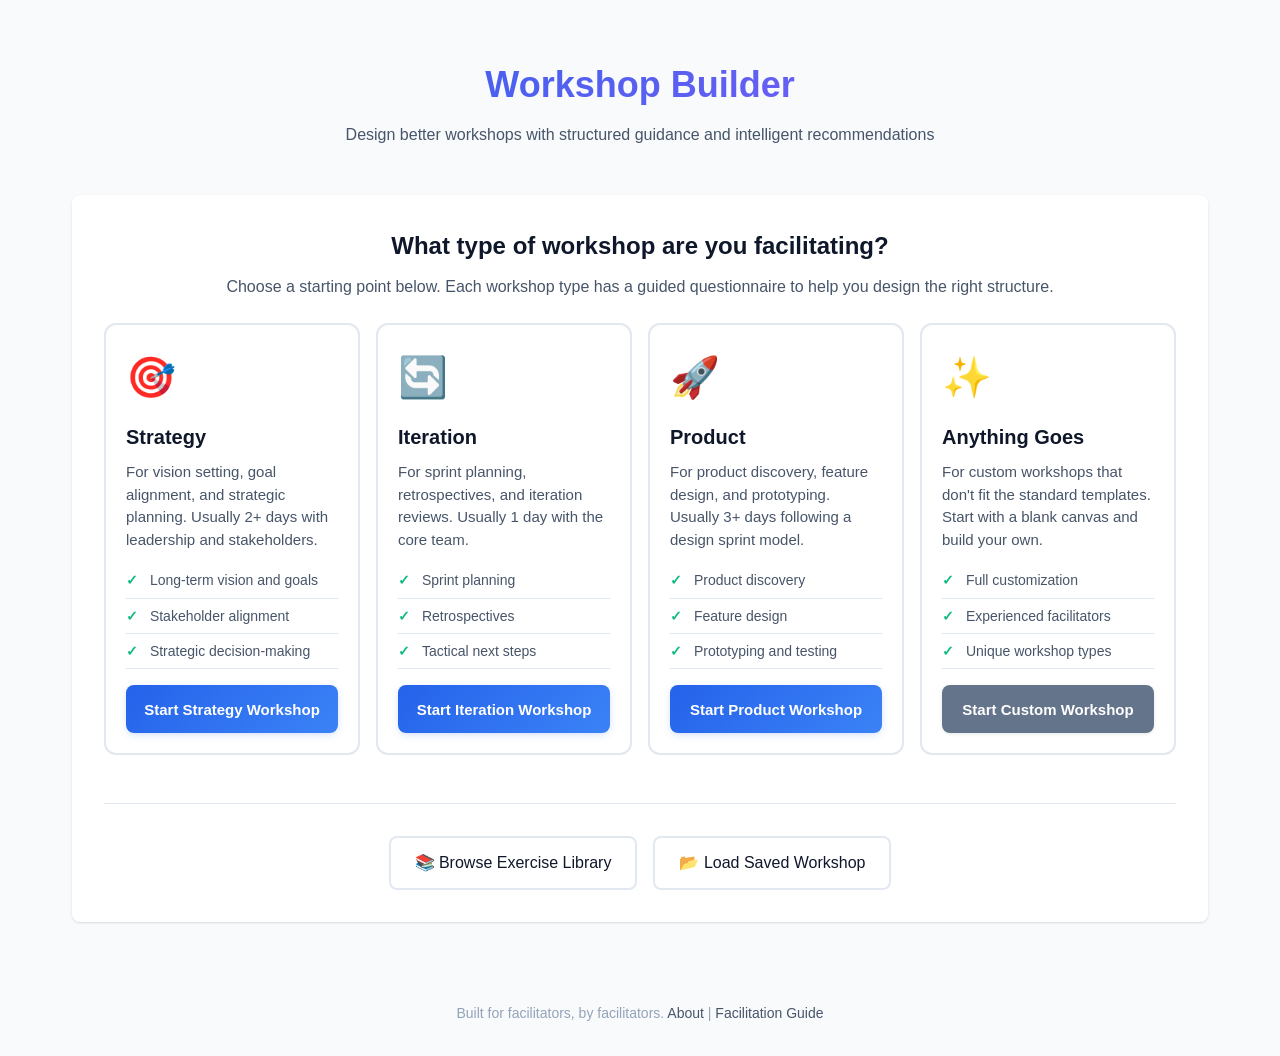
<file: index.html>
<!DOCTYPE html>
<html lang="en">
<head>
    <meta charset="UTF-8">
    <meta name="viewport" content="width=device-width, initial-scale=1.0">
    <title>Workshop Builder</title>
    <link rel="stylesheet" href="css/styles.css">
</head>
<body>
    <div class="container">
        <header>
            <h1>Workshop Builder</h1>
            <p class="subtitle">Design better workshops with structured guidance and intelligent recommendations</p>
        </header>

        <main>
            <section class="intro">
                <h2>What type of workshop are you facilitating?</h2>
                <p>Choose a starting point below. Each workshop type has a guided questionnaire to help you design the right structure.</p>
            </section>

            <div class="workshop-types">
                <div class="workshop-card" data-type="strategy">
                    <div class="card-icon">🎯</div>
                    <h3>Strategy</h3>
                    <p>For vision setting, goal alignment, and strategic planning. Usually 2+ days with leadership and stakeholders.</p>
                    <ul class="card-features">
                        <li>Long-term vision and goals</li>
                        <li>Stakeholder alignment</li>
                        <li>Strategic decision-making</li>
                    </ul>
                    <button class="btn-primary" onclick="startQuestionnaire('strategy')">Start Strategy Workshop</button>
                </div>

                <div class="workshop-card" data-type="iteration">
                    <div class="card-icon">🔄</div>
                    <h3>Iteration</h3>
                    <p>For sprint planning, retrospectives, and iteration reviews. Usually 1 day with the core team.</p>
                    <ul class="card-features">
                        <li>Sprint planning</li>
                        <li>Retrospectives</li>
                        <li>Tactical next steps</li>
                    </ul>
                    <button class="btn-primary" onclick="startQuestionnaire('iteration')">Start Iteration Workshop</button>
                </div>

                <div class="workshop-card" data-type="product">
                    <div class="card-icon">🚀</div>
                    <h3>Product</h3>
                    <p>For product discovery, feature design, and prototyping. Usually 3+ days following a design sprint model.</p>
                    <ul class="card-features">
                        <li>Product discovery</li>
                        <li>Feature design</li>
                        <li>Prototyping and testing</li>
                    </ul>
                    <button class="btn-primary" onclick="startQuestionnaire('product')">Start Product Workshop</button>
                </div>

                <div class="workshop-card" data-type="anything-goes">
                    <div class="card-icon">✨</div>
                    <h3>Anything Goes</h3>
                    <p>For custom workshops that don't fit the standard templates. Start with a blank canvas and build your own.</p>
                    <ul class="card-features">
                        <li>Full customization</li>
                        <li>Experienced facilitators</li>
                        <li>Unique workshop types</li>
                    </ul>
                    <button class="btn-secondary" onclick="startQuestionnaire('anything-goes')">Start Custom Workshop</button>
                </div>
            </div>

            <section class="secondary-actions">
                <div class="action-links">
                    <a href="library.html" class="link-button">📚 Browse Exercise Library</a>
                    <a href="#" class="link-button" onclick="loadWorkshop()">📂 Load Saved Workshop</a>
                </div>
            </section>
        </main>

        <footer>
            <p>Built for facilitators, by facilitators. <a href="#about">About</a> | <a href="#guide">Facilitation Guide</a></p>
        </footer>
    </div>

    <script src="js/storage.js"></script>
    <script src="js/app.js"></script>
</body>
</html>
</file>
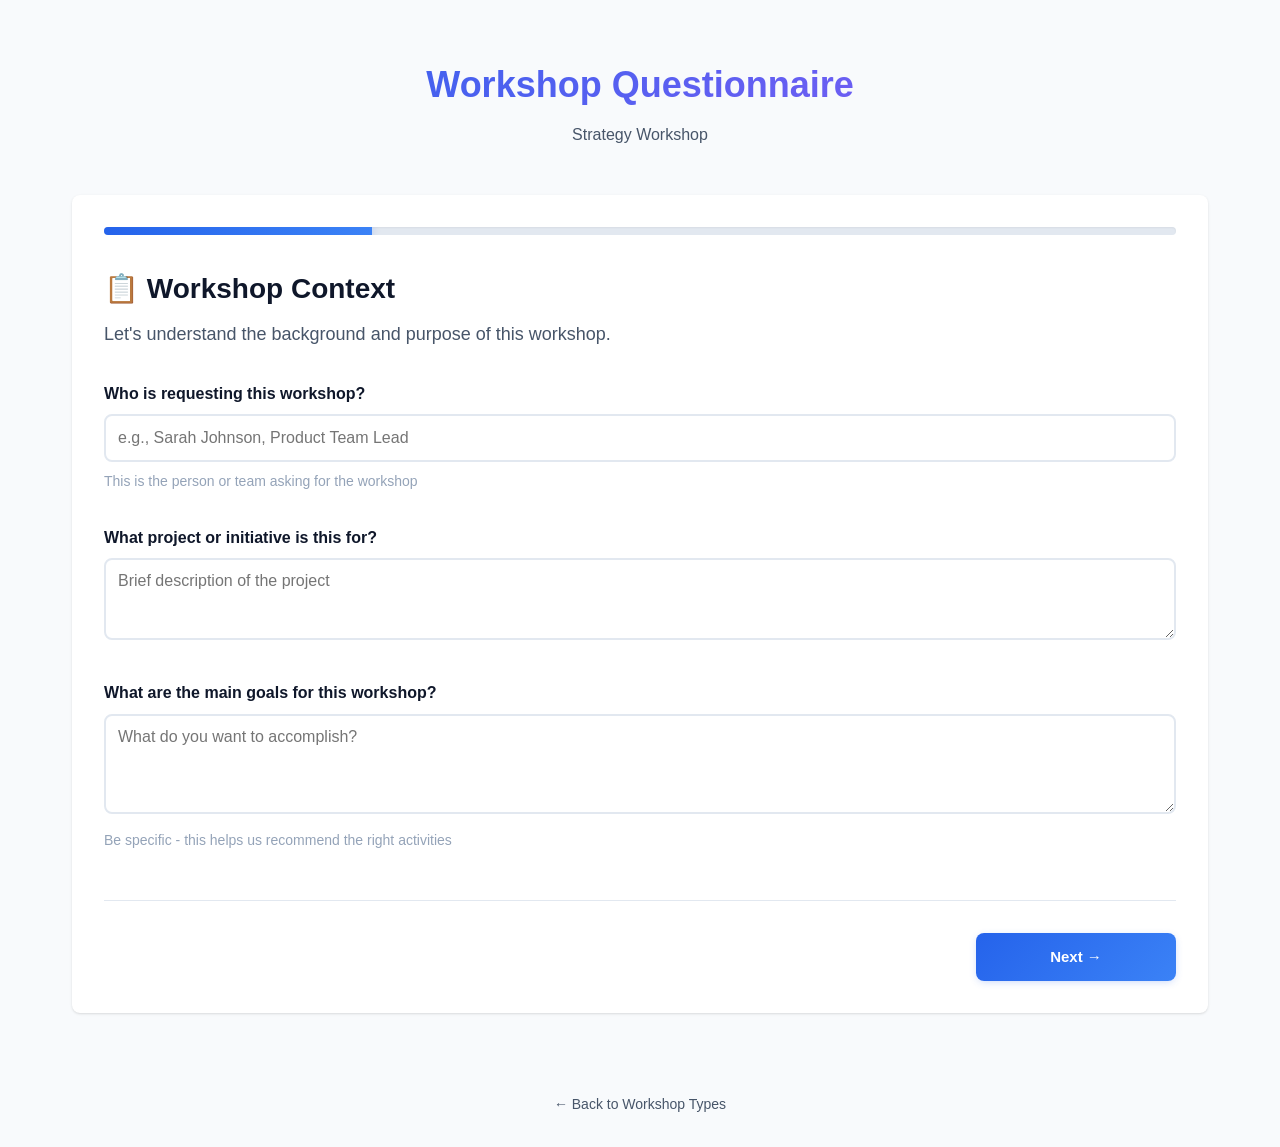
<file: questionnaire.html>
<!DOCTYPE html>
<html lang="en">
<head>
    <meta charset="UTF-8">
    <meta name="viewport" content="width=device-width, initial-scale=1.0">
    <title>Workshop Questionnaire - Workshop Builder</title>
    <link rel="stylesheet" href="css/styles.css">
    <link rel="stylesheet" href="css/questionnaire.css">
</head>
<body>
    <div class="container">
        <header>
            <h1>Workshop Questionnaire</h1>
            <p class="subtitle" id="workshopTypeLabel">Strategy Workshop</p>
        </header>

        <main>
            <div class="progress-bar">
                <div class="progress-fill" id="progressFill"></div>
            </div>

            <form id="questionnaireForm">
                <!-- Section 1: Context -->
                <section class="question-section active" data-section="1">
                    <h2>📋 Workshop Context</h2>
                    <p class="section-description">Let's understand the background and purpose of this workshop.</p>

                    <div class="form-group">
                        <label for="clientName">Who is requesting this workshop?</label>
                        <input type="text" id="clientName" required placeholder="e.g., Sarah Johnson, Product Team Lead">
                        <small>This is the person or team asking for the workshop</small>
                    </div>

                    <div class="form-group">
                        <label for="projectContext">What project or initiative is this for?</label>
                        <textarea id="projectContext" rows="3" required placeholder="Brief description of the project"></textarea>
                    </div>

                    <div class="form-group">
                        <label for="workshopGoals">What are the main goals for this workshop?</label>
                        <textarea id="workshopGoals" rows="4" required placeholder="What do you want to accomplish?"></textarea>
                        <small>Be specific - this helps us recommend the right activities</small>
                    </div>
                </section>

                <!-- Section 2: Team & Timing -->
                <section class="question-section" data-section="2">
                    <h2>👥 Team & Schedule</h2>
                    <p class="section-description">Understanding your team size and available time.</p>

                    <div class="form-group">
                        <label for="participantCount">How many participants? (including facilitator)</label>
                        <input type="number" id="participantCount" min="3" max="30" required value="8">
                        <small>Most workshops work best with 6-12 people</small>
                    </div>

                    <div class="form-group">
                        <label>How much time do you have available?</label>
                        <div class="time-selector">
                            <div class="radio-group">
                                <label class="radio-card">
                                    <input type="radio" name="duration" value="half-day" required>
                                    <span class="radio-content">
                                        <strong>Half Day</strong>
                                        <small>2-3 hours</small>
                                    </span>
                                </label>
                                <label class="radio-card">
                                    <input type="radio" name="duration" value="full-day" checked>
                                    <span class="radio-content">
                                        <strong>Full Day</strong>
                                        <small>4-6 hours</small>
                                    </span>
                                </label>
                                <label class="radio-card">
                                    <input type="radio" name="duration" value="multi-day">
                                    <span class="radio-content">
                                        <strong>Multiple Days</strong>
                                        <small>2+ days</small>
                                    </span>
                                </label>
                            </div>
                        </div>
                    </div>

                    <div class="form-group" id="multiDayDetails" style="display: none;">
                        <label for="numberOfDays">How many days?</label>
                        <input type="number" id="numberOfDays" min="2" max="10" value="2">
                        <small>You can spread these across multiple weeks</small>
                    </div>

                    <div class="form-group">
                        <label for="workshopDate">Target workshop date (optional)</label>
                        <input type="date" id="workshopDate">
                    </div>
                </section>

                <!-- Section 3: Team Readiness -->
                <section class="question-section" data-section="3">
                    <h2>🎯 Team Readiness</h2>
                    <p class="section-description">A few questions to help us recommend the right approach.</p>

                    <div class="form-group">
                        <label>Does the team already have context on this project?</label>
                        <div class="radio-group-simple">
                            <label>
                                <input type="radio" name="hasContext" value="yes" required>
                                Yes - the team has been working on this
                            </label>
                            <label>
                                <input type="radio" name="hasContext" value="no">
                                No - this is new for most people
                            </label>
                            <label>
                                <input type="radio" name="hasContext" value="partial">
                                Partial - some people know, others don't
                            </label>
                        </div>
                    </div>

                    <div class="form-group">
                        <label>Is there a clear decision-maker for this workshop?</label>
                        <div class="radio-group-simple">
                            <label>
                                <input type="radio" name="hasDecider" value="yes" required>
                                Yes - we have identified the Decider
                            </label>
                            <label>
                                <input type="radio" name="hasDecider" value="no">
                                No - needs to be identified
                            </label>
                        </div>
                        <small class="info-box">⚠️ Every workshop needs a Decider - the person with authority to make final decisions</small>
                    </div>

                    <div class="form-group">
                        <label>What specific activities are you interested in? (optional)</label>
                        <div id="activityInterests" class="checkbox-grid">
                            <!-- Will be populated by JS -->
                        </div>
                    </div>
                </section>

                <!-- Section 4: Constraints -->
                <section class="question-section" data-section="4">
                    <h2>⚡ Constraints & Concerns</h2>
                    <p class="section-description">Understanding what might get in the way helps us design better.</p>

                    <div class="form-group">
                        <label for="constraints">Any constraints or concerns?</label>
                        <textarea id="constraints" rows="3" placeholder="e.g., tight timeline, remote participants, stakeholder skepticism"></textarea>
                        <small>Technical limitations, scheduling challenges, team dynamics, etc.</small>
                    </div>

                    <div class="form-group">
                        <label>Should this workshop happen?</label>
                        <div class="warning-box">
                            <p><strong>Consider carefully:</strong></p>
                            <ul>
                                <li>Will this workshop interrupt or disrupt current work?</li>
                                <li>Is the timing right, or should it wait?</li>
                                <li>Could this be solved without a workshop?</li>
                                <li>Is the team ready for this conversation?</li>
                            </ul>
                        </div>
                        <div class="radio-group-simple">
                            <label>
                                <input type="radio" name="shouldHappen" value="yes" required>
                                Yes - this workshop is necessary and timely
                            </label>
                            <label>
                                <input type="radio" name="shouldHappen" value="unsure">
                                Unsure - I have concerns
                            </label>
                            <label>
                                <input type="radio" name="shouldHappen" value="no">
                                No - maybe we should reconsider
                            </label>
                        </div>
                    </div>

                    <div class="form-group" id="concernsDetails" style="display: none;">
                        <label for="concernsText">What are your concerns?</label>
                        <textarea id="concernsText" rows="3" placeholder="Share what's making you unsure"></textarea>
                    </div>
                </section>

                <!-- Navigation -->
                <div class="form-navigation">
                    <button type="button" class="btn-secondary" id="prevBtn" onclick="changeSection(-1)" style="display: none;">← Previous</button>
                    <button type="button" class="btn-primary" id="nextBtn" onclick="changeSection(1)">Next →</button>
                    <button type="submit" class="btn-primary" id="submitBtn" style="display: none;">Get Recommendation →</button>
                </div>
            </form>
        </main>

        <footer>
            <p><a href="index.html">← Back to Workshop Types</a></p>
        </footer>
    </div>

    <script src="js/storage.js"></script>
    <script src="js/questionnaire.js"></script>
</body>
</html>
</file>
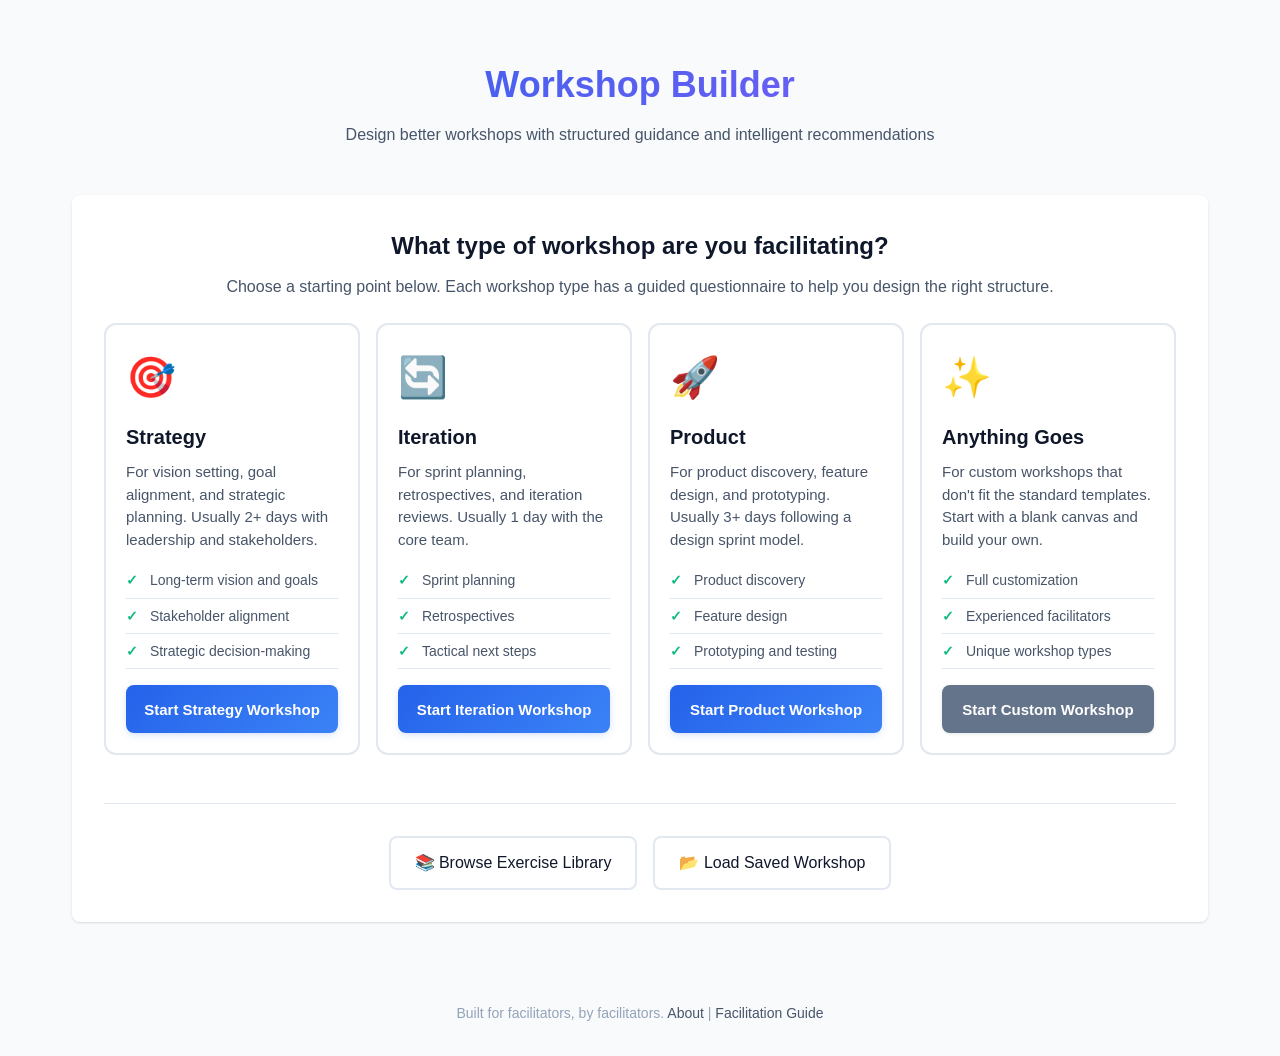
<file: recommendation.html>
<!DOCTYPE html>
<html lang="en">
<head>
    <meta charset="UTF-8">
    <meta name="viewport" content="width=device-width, initial-scale=1.0">
    <title>Workshop Recommendation - Workshop Builder</title>
    <link rel="stylesheet" href="css/styles.css">
    <link rel="stylesheet" href="css/recommendation.css">
</head>
<body>
    <div class="container">
        <header>
            <h1>Your Workshop Recommendation</h1>
            <p class="subtitle">Based on your questionnaire responses</p>
        </header>

        <main>
            <!-- Warnings/Alerts Section -->
            <div id="alertsContainer"></div>

            <!-- Workshop Summary Card -->
            <section class="summary-card">
                <div class="summary-header">
                    <div class="workshop-icon" id="workshopIcon">🎯</div>
                    <div>
                        <h2 id="workshopTitle">Strategy Workshop</h2>
                        <p class="client-name" id="clientName"></p>
                    </div>
                </div>
                <div class="summary-details">
                    <div class="detail-item">
                        <span class="detail-label">Duration</span>
                        <span class="detail-value" id="durationValue">2 days, 8 hours total</span>
                    </div>
                    <div class="detail-item">
                        <span class="detail-label">Participants</span>
                        <span class="detail-value" id="participantsValue">8 people</span>
                    </div>
                    <div class="detail-item">
                        <span class="detail-label">Target Date</span>
                        <span class="detail-value" id="dateValue">TBD</span>
                    </div>
                </div>
            </section>

            <!-- Rationale Section -->
            <section class="rationale-section">
                <h3>📝 Why This Structure</h3>
                <div id="rationaleContent"></div>
            </section>

            <!-- Recommended Timeline -->
            <section class="timeline-section">
                <h3>🗓️ Recommended Timeline</h3>
                <div id="timelineContainer"></div>
            </section>

            <!-- 4C's Coverage -->
            <section class="coverage-section">
                <h3>✓ 4C's Coverage</h3>
                <p class="section-note">Every workshop should cover the 4C's: Collect, Choose, Create, Commit</p>
                <div class="coverage-grid">
                    <div class="coverage-item" data-phase="collect">
                        <div class="phase-icon">📥</div>
                        <h4>Collect</h4>
                        <p id="collectActivities">Loading...</p>
                    </div>
                    <div class="coverage-item" data-phase="choose">
                        <div class="phase-icon">🎯</div>
                        <h4>Choose</h4>
                        <p id="chooseActivities">Loading...</p>
                    </div>
                    <div class="coverage-item" data-phase="create">
                        <div class="phase-icon">✨</div>
                        <h4>Create</h4>
                        <p id="createActivities">Loading...</p>
                    </div>
                    <div class="coverage-item" data-phase="commit">
                        <div class="phase-icon">✅</div>
                        <h4>Commit</h4>
                        <p id="commitActivities">Loading...</p>
                    </div>
                </div>
            </section>

            <!-- Action Buttons -->
            <div class="action-buttons">
                <button class="btn-secondary" onclick="goBack()">
                    ← Adjust Questionnaire
                </button>
                <button class="btn-primary btn-large" onclick="acceptRecommendation()">
                    Build This Workshop →
                </button>
            </div>
        </main>

        <footer>
            <p><a href="index.html">← Start Over</a></p>
        </footer>
    </div>

    <script src="js/storage.js"></script>
    <script src="js/recommendation.js"></script>
</body>
</html>
</file>
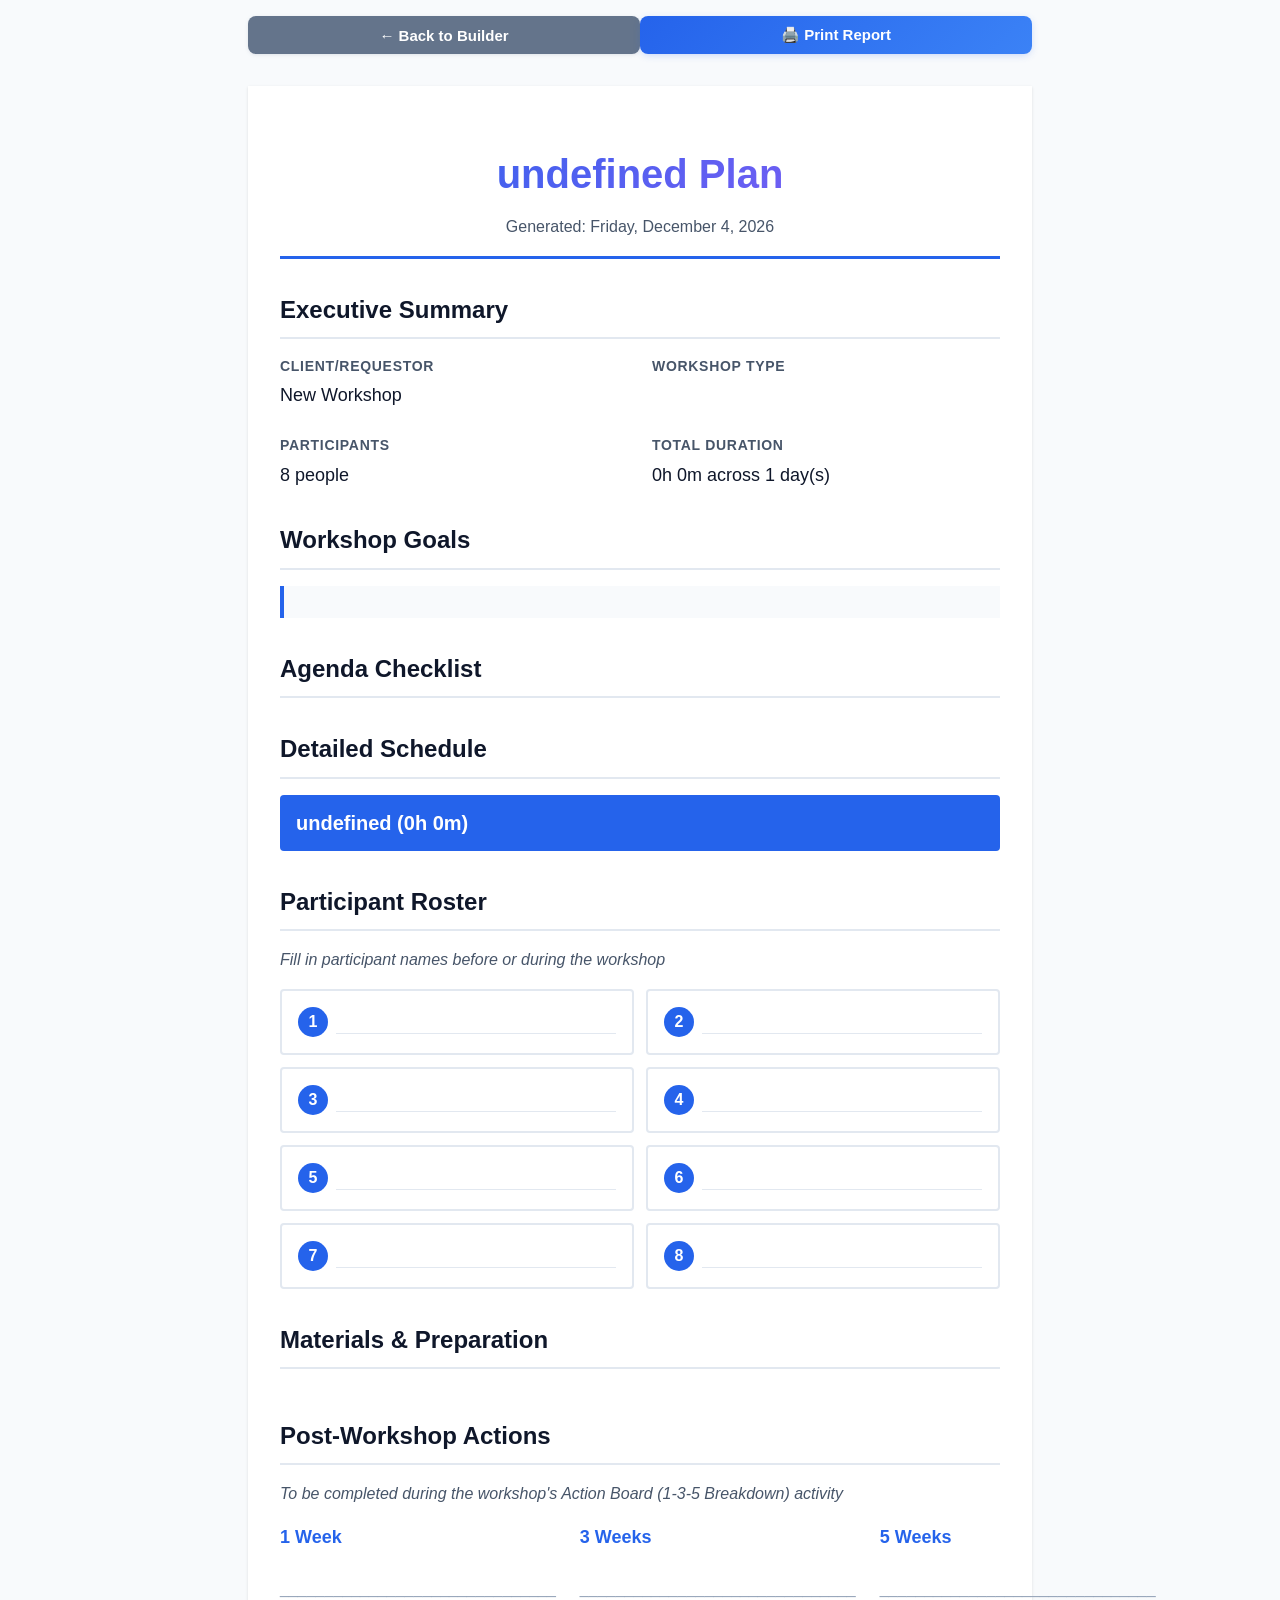
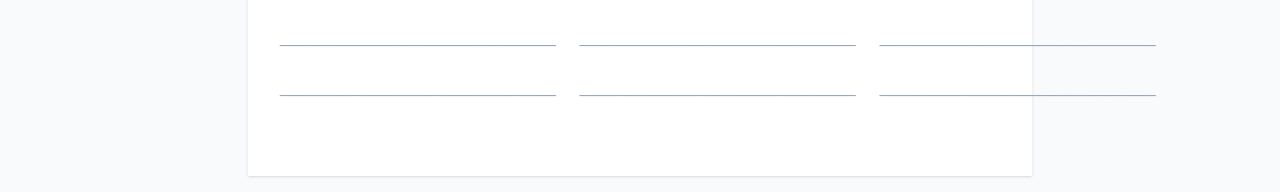
<file: report.html>
<!DOCTYPE html>
<html lang="en">
<head>
    <meta charset="UTF-8">
    <meta name="viewport" content="width=device-width, initial-scale=1.0">
    <title>Workshop Report - Workshop Builder</title>
    <link rel="stylesheet" href="css/styles.css">
    <link rel="stylesheet" href="css/report.css">
</head>
<body>
    <div class="report-container">
        <div class="report-header no-print">
            <button class="btn-secondary" onclick="goBack()">← Back to Builder</button>
            <button class="btn-primary" onclick="window.print()">🖨️ Print Report</button>
        </div>

        <div class="report-content">
            <!-- Header -->
            <header class="report-title">
                <h1 id="reportTitle">Workshop Plan</h1>
                <p class="report-date" id="reportDate"></p>
            </header>

            <!-- Executive Summary -->
            <section class="report-section">
                <h2>Executive Summary</h2>
                <div class="summary-grid">
                    <div class="summary-item">
                        <strong>Client/Requestor</strong>
                        <p id="clientName"></p>
                    </div>
                    <div class="summary-item">
                        <strong>Workshop Type</strong>
                        <p id="workshopType"></p>
                    </div>
                    <div class="summary-item">
                        <strong>Participants</strong>
                        <p id="participantCount"></p>
                    </div>
                    <div class="summary-item">
                        <strong>Total Duration</strong>
                        <p id="totalDuration"></p>
                    </div>
                </div>
            </section>

            <!-- Workshop Goals -->
            <section class="report-section">
                <h2>Workshop Goals</h2>
                <div id="goalsContent"></div>
            </section>

            <!-- Agenda Checklist -->
            <section class="report-section">
                <h2>Agenda Checklist</h2>
                <div id="agendaChecklist"></div>
            </section>

            <!-- Detailed Schedule -->
            <section class="report-section">
                <h2>Detailed Schedule</h2>
                <div id="detailedSchedule"></div>
            </section>

            <!-- Participant Roster -->
            <section class="report-section">
                <h2>Participant Roster</h2>
                <p class="section-note">Fill in participant names before or during the workshop</p>
                <div class="participant-grid" id="participantGrid"></div>
            </section>

            <!-- Materials Needed -->
            <section class="report-section">
                <h2>Materials & Preparation</h2>
                <div id="materialsContent"></div>
            </section>

            <!-- Post-Workshop Notes -->
            <section class="report-section">
                <h2>Post-Workshop Actions</h2>
                <p class="section-note">To be completed during the workshop's Action Board (1-3-5 Breakdown) activity</p>
                <div class="action-grid">
                    <div class="action-column">
                        <h3>1 Week</h3>
                        <ul class="action-list">
                            <li class="empty-action">_______________________________</li>
                            <li class="empty-action">_______________________________</li>
                            <li class="empty-action">_______________________________</li>
                        </ul>
                    </div>
                    <div class="action-column">
                        <h3>3 Weeks</h3>
                        <ul class="action-list">
                            <li class="empty-action">_______________________________</li>
                            <li class="empty-action">_______________________________</li>
                            <li class="empty-action">_______________________________</li>
                        </ul>
                    </div>
                    <div class="action-column">
                        <h3>5 Weeks</h3>
                        <ul class="action-list">
                            <li class="empty-action">_______________________________</li>
                            <li class="empty-action">_______________________________</li>
                            <li class="empty-action">_______________________________</li>
                        </ul>
                    </div>
                </div>
            </section>
        </div>
    </div>

    <script src="js/storage.js"></script>
    <script src="js/report.js"></script>
</body>
</html>
</file>
<file: css/styles.css>
* {
    margin: 0;
    padding: 0;
    box-sizing: border-box;
}

:root {
    --primary: #2563eb;
    --primary-hover: #1d4ed8;
    --primary-light: #3b82f6;
    --secondary: #64748b;
    --secondary-hover: #475569;
    --accent: #8b5cf6;
    --success: #10b981;
    --warning: #f59e0b;
    --danger: #ef4444;
    --bg-light: #f8fafc;
    --bg-white: #ffffff;
    --text-dark: #0f172a;
    --text-medium: #475569;
    --text-light: #94a3b8;
    --border: #e2e8f0;
    --shadow: 0 1px 3px 0 rgb(0 0 0 / 0.1), 0 1px 2px -1px rgb(0 0 0 / 0.1);
    --shadow-md: 0 4px 6px -1px rgb(0 0 0 / 0.1), 0 2px 4px -2px rgb(0 0 0 / 0.1);
    --shadow-lg: 0 10px 15px -3px rgb(0 0 0 / 0.1), 0 4px 6px -4px rgb(0 0 0 / 0.1);
    --shadow-xl: 0 20px 25px -5px rgb(0 0 0 / 0.1), 0 8px 10px -6px rgb(0 0 0 / 0.1);
    --transition-fast: 150ms cubic-bezier(0.4, 0, 0.2, 1);
    --transition-normal: 250ms cubic-bezier(0.4, 0, 0.2, 1);
    --transition-slow: 350ms cubic-bezier(0.4, 0, 0.2, 1);
}

@keyframes slideInUp {
    from {
        opacity: 0;
        transform: translateY(20px);
    }
    to {
        opacity: 1;
        transform: translateY(0);
    }
}

@keyframes scaleIn {
    from {
        opacity: 0;
        transform: scale(0.95);
    }
    to {
        opacity: 1;
        transform: scale(1);
    }
}

body {
    font-family: -apple-system, BlinkMacSystemFont, 'Segoe UI', Roboto, 'Helvetica Neue', Arial, sans-serif;
    line-height: 1.6;
    color: var(--text-dark);
    background-color: var(--bg-light);
}

.container {
    max-width: 1200px;
    margin: 0 auto;
    padding: 2rem;
}

header {
    text-align: center;
    margin-bottom: 2rem;
    padding: 1.5rem 0 1rem 0;
    position: relative;
}

header h1 {
    font-size: 2.25rem;
    margin-bottom: 0.5rem;
    background: linear-gradient(135deg, var(--primary) 0%, var(--accent) 100%);
    -webkit-background-clip: text;
    -webkit-text-fill-color: transparent;
    background-clip: text;
    animation: scaleIn var(--transition-slow) ease-out;
}

.subtitle {
    font-size: 1rem;
    color: var(--text-medium);
    animation: slideInUp var(--transition-slow) ease-out 100ms backwards;
}

main {
    background-color: var(--bg-white);
    padding: 2rem;
    border-radius: 0.5rem;
    box-shadow: var(--shadow);
}

.intro {
    text-align: center;
    margin-bottom: 1.5rem;
}

.intro h2 {
    font-size: 1.5rem;
    margin-bottom: 0.5rem;
}

.intro p {
    color: var(--text-medium);
    font-size: 1rem;
}

.workshop-types {
    display: grid;
    grid-template-columns: repeat(auto-fit, minmax(240px, 1fr));
    gap: 1rem;
    margin: 1.5rem 0;
}

.workshop-card {
    background: var(--bg-white);
    border: 2px solid var(--border);
    border-radius: 0.75rem;
    padding: 1.25rem;
    transition: all var(--transition-normal);
    display: flex;
    flex-direction: column;
    position: relative;
    overflow: hidden;
    animation: slideInUp var(--transition-slow) ease-out backwards;
}

.workshop-card::before {
    content: '';
    position: absolute;
    top: 0;
    left: 0;
    right: 0;
    height: 3px;
    background: linear-gradient(90deg, var(--primary), var(--accent));
    transform: scaleX(0);
    transform-origin: left;
    transition: transform var(--transition-normal);
}

.workshop-card:hover {
    border-color: var(--primary-light);
    box-shadow: var(--shadow-lg);
    transform: translateY(-2px);
}

.workshop-card:hover::before {
    transform: scaleX(1);
}

.workshop-card:nth-child(1) {
    animation-delay: 0ms;
}

.workshop-card:nth-child(2) {
    animation-delay: 75ms;
}

.workshop-card:nth-child(3) {
    animation-delay: 150ms;
}

.workshop-card:nth-child(4) {
    animation-delay: 225ms;
}

.card-icon {
    font-size: 2.5rem;
    margin-bottom: 0.75rem;
    display: inline-block;
    transition: transform var(--transition-normal);
}

.workshop-card:hover .card-icon {
    transform: scale(1.05);
}

.workshop-card h3 {
    font-size: 1.25rem;
    margin-bottom: 0.5rem;
    color: var(--text-dark);
}

.workshop-card > p {
    color: var(--text-medium);
    margin-bottom: 0.75rem;
    flex-grow: 1;
    font-size: 0.9375rem;
    line-height: 1.5;
}

.card-features {
    list-style: none;
    margin-bottom: 1rem;
}

.card-features li {
    padding: 0.375rem 0;
    color: var(--text-medium);
    border-bottom: 1px solid var(--border);
    font-size: 0.875rem;
}

.card-features li:before {
    content: "✓ ";
    color: var(--success);
    font-weight: bold;
    margin-right: 0.5rem;
}

.btn-primary,
.btn-secondary {
    width: 100%;
    padding: 0.625rem 1rem;
    border: none;
    border-radius: 0.5rem;
    font-size: 0.9375rem;
    font-weight: 600;
    cursor: pointer;
    transition: all var(--transition-fast);
    position: relative;
    overflow: hidden;
    min-height: 48px;
    display: flex;
    align-items: center;
    justify-content: center;
}

.btn-primary {
    background: linear-gradient(135deg, var(--primary) 0%, var(--primary-light) 100%);
    color: white;
    box-shadow: 0 2px 8px -2px rgb(37 99 235 / 0.3);
}

.btn-primary:hover {
    background: linear-gradient(135deg, var(--primary-hover) 0%, var(--primary) 100%);
    box-shadow: 0 2px 8px -1px rgb(37 99 235 / 0.35);
    transform: translateY(-1px);
}

.btn-primary:active {
    transform: translateY(0);
    box-shadow: 0 1px 4px -1px rgb(37 99 235 / 0.3);
}

.btn-secondary {
    background-color: var(--secondary);
    color: white;
    box-shadow: 0 1px 4px -1px rgb(100 116 139 / 0.25);
}

.btn-secondary:hover {
    background-color: var(--secondary-hover);
    box-shadow: 0 2px 8px -1px rgb(100 116 139 / 0.35);
    transform: translateY(-1px);
}

.btn-secondary:active {
    transform: translateY(0);
    box-shadow: 0 1px 4px -1px rgb(100 116 139 / 0.25);
}

.secondary-actions {
    margin-top: 3rem;
    padding-top: 2rem;
    border-top: 1px solid var(--border);
}

.action-links {
    display: flex;
    gap: 1rem;
    justify-content: center;
    flex-wrap: wrap;
}

.link-button {
    display: inline-block;
    padding: 0.75rem 1.5rem;
    background-color: var(--bg-white);
    color: var(--text-dark);
    text-decoration: none;
    border-radius: 0.5rem;
    border: 2px solid var(--border);
    transition: all var(--transition-normal);
    font-weight: 500;
    position: relative;
    overflow: hidden;
}

.link-button::before {
    content: '';
    position: absolute;
    top: 0;
    left: -100%;
    width: 100%;
    height: 100%;
    background: linear-gradient(90deg, transparent, rgba(37, 99, 235, 0.1), transparent);
    transition: left var(--transition-slow);
}

.link-button:hover {
    background-color: var(--bg-white);
    border-color: var(--primary);
    color: var(--primary);
    box-shadow: var(--shadow-md);
    transform: translateY(-2px);
}

.link-button:hover::before {
    left: 100%;
}

.link-button:active {
    transform: translateY(0) scale(0.98);
}

footer {
    text-align: center;
    margin-top: 3rem;
    padding-top: 2rem;
    color: var(--text-light);
    font-size: 0.875rem;
}

footer a {
    color: var(--text-medium);
    text-decoration: none;
}

footer a:hover {
    color: var(--primary);
    text-decoration: underline;
}
</file>
<file: css/questionnaire.css>
/* Questionnaire-specific styles */

.progress-bar {
    width: 100%;
    height: 8px;
    background-color: var(--border);
    border-radius: 4px;
    overflow: hidden;
    margin-bottom: 2rem;
    box-shadow: inset 0 1px 2px rgb(0 0 0 / 0.05);
}

.progress-fill {
    height: 100%;
    background: linear-gradient(90deg, var(--primary) 0%, var(--primary-light) 100%);
    transition: width var(--transition-slow);
    width: 25%;
    box-shadow: 0 0 8px rgb(37 99 235 / 0.3);
}

.question-section {
    display: none;
    animation: fadeIn 0.3s ease;
}

.question-section.active {
    display: block;
}

@keyframes fadeIn {
    from {
        opacity: 0;
        transform: translateY(10px);
    }
    to {
        opacity: 1;
        transform: translateY(0);
    }
}

.question-section h2 {
    font-size: 1.75rem;
    margin-bottom: 0.5rem;
    color: var(--text-dark);
}

.section-description {
    color: var(--text-medium);
    margin-bottom: 2rem;
    font-size: 1.125rem;
}

.form-group {
    margin-bottom: 2rem;
}

.form-group label {
    display: block;
    font-weight: 600;
    margin-bottom: 0.5rem;
    color: var(--text-dark);
}

.form-group input[type="text"],
.form-group input[type="number"],
.form-group input[type="date"],
.form-group textarea {
    width: 100%;
    padding: 0.75rem;
    border: 2px solid var(--border);
    border-radius: 0.5rem;
    font-size: 1rem;
    font-family: inherit;
    transition: all var(--transition-normal);
    min-height: 48px;
}

.form-group input:focus,
.form-group textarea:focus {
    outline: none;
    border-color: var(--primary);
    box-shadow: 0 0 0 3px rgb(37 99 235 / 0.1);
    transform: translateY(-1px);
}

.form-group small {
    display: block;
    margin-top: 0.5rem;
    color: var(--text-light);
    font-size: 0.875rem;
}

.radio-group {
    display: grid;
    grid-template-columns: repeat(auto-fit, minmax(150px, 1fr));
    gap: 1rem;
    margin-top: 0.5rem;
}

.radio-card {
    position: relative;
    display: block;
    cursor: pointer;
}

.radio-card input[type="radio"] {
    position: absolute;
    opacity: 0;
}

.radio-content {
    display: flex;
    flex-direction: column;
    align-items: center;
    padding: 1.5rem 1rem;
    border: 2px solid var(--border);
    border-radius: 0.5rem;
    background-color: var(--bg-white);
    transition: all var(--transition-normal);
    text-align: center;
}

.radio-card input[type="radio"]:checked + .radio-content {
    border-color: var(--primary);
    background: linear-gradient(135deg, #eff6ff 0%, #dbeafe 100%);
    box-shadow: 0 0 0 3px rgb(37 99 235 / 0.1);
}

.radio-card:hover .radio-content {
    border-color: var(--primary-light);
    transform: translateY(-2px);
    box-shadow: var(--shadow-md);
}

.radio-content strong {
    display: block;
    margin-bottom: 0.25rem;
    color: var(--text-dark);
}

.radio-content small {
    color: var(--text-medium);
    font-size: 0.875rem;
}

.radio-group-simple {
    display: flex;
    flex-direction: column;
    gap: 0.75rem;
    margin-top: 0.5rem;
}

.radio-group-simple label {
    display: flex;
    align-items: center;
    padding: 0.75rem;
    border: 2px solid var(--border);
    border-radius: 0.5rem;
    cursor: pointer;
    transition: all var(--transition-normal);
    font-weight: normal;
    min-height: 48px;
}

.radio-group-simple label:hover {
    border-color: var(--primary-light);
    background-color: #f8fafc;
    transform: translateX(2px);
}

.radio-group-simple input[type="radio"]:checked + span {
    font-weight: 600;
}

.radio-group-simple input[type="radio"]:checked ~ * {
    color: var(--primary);
}

.radio-group-simple label:has(input:checked) {
    border-color: var(--primary);
    background: linear-gradient(135deg, #eff6ff 0%, #dbeafe 100%);
    box-shadow: 0 0 0 3px rgb(37 99 235 / 0.1);
}

.radio-group-simple input[type="radio"] {
    margin-right: 0.75rem;
    width: 18px;
    height: 18px;
    cursor: pointer;
}

.checkbox-grid {
    display: grid;
    grid-template-columns: repeat(auto-fit, minmax(200px, 1fr));
    gap: 0.75rem;
    margin-top: 0.5rem;
}

.checkbox-grid label {
    display: flex;
    align-items: center;
    padding: 0.75rem;
    border: 2px solid var(--border);
    border-radius: 0.375rem;
    cursor: pointer;
    transition: all 0.2s ease;
    font-weight: normal;
}

.checkbox-grid label:hover {
    border-color: var(--primary);
}

.checkbox-grid input[type="checkbox"] {
    margin-right: 0.75rem;
    width: 18px;
    height: 18px;
    cursor: pointer;
}

.checkbox-grid input[type="checkbox"]:checked + span {
    font-weight: 600;
}

.info-box {
    display: block;
    padding: 0.75rem;
    background-color: #eff6ff;
    border-left: 4px solid var(--primary);
    border-radius: 0.375rem;
    margin-top: 0.75rem;
    color: var(--text-dark);
}

.warning-box {
    padding: 1rem;
    background-color: #fffbeb;
    border-left: 4px solid var(--warning);
    border-radius: 0.375rem;
    margin-bottom: 1rem;
}

.warning-box p {
    margin-bottom: 0.5rem;
    font-weight: 600;
}

.warning-box ul {
    margin-left: 1.5rem;
    color: var(--text-medium);
}

.warning-box li {
    margin-bottom: 0.25rem;
}

.form-navigation {
    display: flex;
    justify-content: space-between;
    gap: 1rem;
    margin-top: 3rem;
    padding-top: 2rem;
    border-top: 1px solid var(--border);
}

.form-navigation button {
    flex: 1;
    max-width: 200px;
    min-height: 48px;
}

.form-navigation .btn-secondary {
    margin-right: auto;
}

.form-navigation .btn-primary {
    margin-left: auto;
}
</file>
<file: css/recommendation.css>
/* Recommendation page styles */

.summary-card {
    background: linear-gradient(135deg, #667eea 0%, #764ba2 100%);
    color: white;
    padding: 2rem;
    border-radius: 0.75rem;
    margin-bottom: 2rem;
    box-shadow: var(--shadow-xl);
    animation: slideInUp var(--transition-slow) ease-out;
}

.summary-header {
    display: flex;
    align-items: center;
    gap: 1.5rem;
    margin-bottom: 1.5rem;
}

.workshop-icon {
    font-size: 4rem;
    background: rgba(255, 255, 255, 0.2);
    border-radius: 0.5rem;
    padding: 1rem;
    width: 80px;
    height: 80px;
    display: flex;
    align-items: center;
    justify-content: center;
}

.summary-header h2 {
    margin: 0;
    font-size: 2rem;
}

.client-name {
    margin: 0.25rem 0 0 0;
    opacity: 0.9;
    font-size: 1.125rem;
}

.summary-details {
    display: grid;
    grid-template-columns: repeat(auto-fit, minmax(200px, 1fr));
    gap: 1.5rem;
    padding-top: 1.5rem;
    border-top: 1px solid rgba(255, 255, 255, 0.3);
}

.detail-item {
    display: flex;
    flex-direction: column;
    gap: 0.25rem;
}

.detail-label {
    font-size: 0.875rem;
    opacity: 0.8;
    text-transform: uppercase;
    letter-spacing: 0.05em;
}

.detail-value {
    font-size: 1.25rem;
    font-weight: 600;
}

#alertsContainer {
    margin-bottom: 2rem;
}

.alert {
    padding: 1rem;
    border-radius: 0.375rem;
    margin-bottom: 1rem;
    border-left: 4px solid;
}

.alert-warning {
    background-color: #fffbeb;
    border-color: var(--warning);
    color: #92400e;
}

.alert-info {
    background-color: #eff6ff;
    border-color: var(--primary);
    color: #1e40af;
}

.alert-danger {
    background-color: #fef2f2;
    border-color: var(--danger);
    color: #991b1b;
}

.alert h4 {
    margin: 0 0 0.5rem 0;
    font-size: 1rem;
}

.alert p {
    margin: 0;
}

.rationale-section,
.timeline-section,
.coverage-section {
    margin-bottom: 2rem;
    padding: 1.5rem;
    background-color: var(--bg-light);
    border-radius: 0.75rem;
    border: 1px solid var(--border);
    animation: slideInUp var(--transition-slow) ease-out backwards;
}

.rationale-section {
    animation-delay: 100ms;
}

.timeline-section {
    animation-delay: 200ms;
}

.coverage-section {
    animation-delay: 300ms;
}

.rationale-section h3,
.timeline-section h3,
.coverage-section h3 {
    margin-bottom: 1rem;
    color: var(--text-dark);
}

.section-note {
    color: var(--text-medium);
    margin-bottom: 1.5rem;
    font-style: italic;
}

#rationaleContent p {
    margin-bottom: 1rem;
    line-height: 1.7;
}

.timeline-day {
    background-color: var(--bg-white);
    border: 2px solid var(--border);
    border-radius: 0.75rem;
    padding: 1.5rem;
    margin-bottom: 1rem;
    transition: all var(--transition-normal);
}

.timeline-day:hover {
    border-color: var(--primary-light);
    box-shadow: var(--shadow-md);
    transform: translateX(4px);
}

.day-header {
    display: flex;
    justify-content: space-between;
    align-items: center;
    margin-bottom: 1rem;
    padding-bottom: 1rem;
    border-bottom: 2px solid var(--border);
}

.day-title {
    font-size: 1.25rem;
    font-weight: 600;
    color: var(--text-dark);
}

.day-duration {
    color: var(--text-medium);
    font-size: 0.875rem;
}

.activity-list {
    display: flex;
    flex-direction: column;
    gap: 0.75rem;
}

.activity-item {
    display: flex;
    align-items: center;
    gap: 1rem;
    padding: 0.75rem;
    background-color: var(--bg-light);
    border-radius: 0.5rem;
    border: 1px solid var(--border);
    transition: all var(--transition-normal);
}

.activity-item:hover {
    background-color: var(--bg-white);
    border-color: var(--primary-light);
    transform: translateX(4px);
    box-shadow: var(--shadow);
}

.activity-icon {
    font-size: 1.5rem;
    width: 40px;
    height: 40px;
    display: flex;
    align-items: center;
    justify-content: center;
    background-color: var(--bg-white);
    border-radius: 0.375rem;
}

.activity-info {
    flex: 1;
}

.activity-name {
    font-weight: 600;
    margin-bottom: 0.25rem;
}

.activity-phase {
    font-size: 0.875rem;
    color: var(--text-medium);
}

.activity-duration {
    font-weight: 600;
    color: var(--primary);
    min-width: 60px;
    text-align: right;
}

.activity-required {
    display: inline-block;
    padding: 0.25rem 0.5rem;
    background-color: #dcfce7;
    color: #166534;
    font-size: 0.75rem;
    font-weight: 600;
    border-radius: 0.25rem;
    text-transform: uppercase;
}

.coverage-grid {
    display: grid;
    grid-template-columns: repeat(auto-fit, minmax(200px, 1fr));
    gap: 1rem;
}

.coverage-item {
    background-color: var(--bg-white);
    border: 2px solid var(--border);
    border-radius: 0.5rem;
    padding: 1.5rem;
    text-align: center;
}

.coverage-item[data-complete="true"] {
    border-color: var(--success);
}

.coverage-item[data-complete="false"] {
    border-color: var(--danger);
}

.phase-icon {
    font-size: 2.5rem;
    margin-bottom: 0.5rem;
}

.coverage-item h4 {
    margin-bottom: 0.5rem;
    color: var(--text-dark);
}

.coverage-item p {
    color: var(--text-medium);
    font-size: 0.875rem;
    margin: 0;
}

.action-buttons {
    display: flex;
    gap: 1rem;
    justify-content: center;
    margin-top: 3rem;
    padding-top: 2rem;
    border-top: 1px solid var(--border);
}

.action-buttons button {
    min-height: 48px;
}

.btn-large {
    padding: 1rem 2rem;
    font-size: 1.125rem;
}

@media (max-width: 768px) {
    .summary-details {
        grid-template-columns: 1fr;
    }

    .action-buttons {
        flex-direction: column-reverse;
    }

    .action-buttons button {
        width: 100%;
    }
}
</file>
<file: css/report.css>
/* Report page styles */

.report-container {
    max-width: 8.5in;
    margin: 0 auto;
    padding: 1rem;
    background-color: var(--bg-light);
}

.report-header {
    display: flex;
    justify-content: space-between;
    margin-bottom: 2rem;
}

.report-header button {
    min-height: 36px;
}

.report-content {
    background-color: white;
    padding: 2rem;
    box-shadow: var(--shadow);
}

.report-title {
    text-align: center;
    margin-bottom: 2rem;
    padding-bottom: 1rem;
    border-bottom: 3px solid var(--primary);
}

.report-title h1 {
    margin: 0 0 0.5rem 0;
    font-size: 2.5rem;
    color: var(--primary);
}

.report-date {
    margin: 0;
    color: var(--text-medium);
}

.report-section {
    margin-bottom: 2rem;
    page-break-inside: avoid;
}

.report-section h2 {
    font-size: 1.5rem;
    margin-bottom: 1rem;
    color: var(--text-dark);
    border-bottom: 2px solid var(--border);
    padding-bottom: 0.5rem;
}

.section-note {
    color: var(--text-medium);
    font-style: italic;
    margin-bottom: 1rem;
}

.summary-grid {
    display: grid;
    grid-template-columns: repeat(2, 1fr);
    gap: 1.5rem;
    margin-top: 1rem;
}

.summary-item strong {
    display: block;
    color: var(--text-medium);
    font-size: 0.875rem;
    text-transform: uppercase;
    letter-spacing: 0.05em;
    margin-bottom: 0.25rem;
}

.summary-item p {
    margin: 0;
    font-size: 1.125rem;
}

#goalsContent,
#projectContext {
    padding: 1rem;
    background-color: var(--bg-light);
    border-left: 4px solid var(--primary);
    line-height: 1.7;
}

.checklist-item {
    display: flex;
    align-items: flex-start;
    gap: 0.75rem;
    padding: 0.75rem;
    border-bottom: 1px solid var(--border);
}

.checklist-item:last-child {
    border-bottom: none;
}

.checklist-checkbox {
    width: 20px;
    height: 20px;
    border: 2px solid var(--border);
    border-radius: 3px;
    flex-shrink: 0;
    margin-top: 0.25rem;
}

.checklist-content {
    flex: 1;
}

.checklist-time {
    font-weight: 600;
    color: var(--primary);
    margin-bottom: 0.25rem;
}

.checklist-activity {
    font-weight: 600;
}

.checklist-phase {
    font-size: 0.875rem;
    color: var(--text-medium);
}

.day-schedule {
    margin-bottom: 2rem;
    page-break-inside: avoid;
}

.day-schedule-header {
    background-color: var(--primary);
    color: white;
    padding: 0.75rem 1rem;
    margin-bottom: 1rem;
    border-radius: 0.25rem;
}

.day-schedule-header h3 {
    margin: 0;
    font-size: 1.25rem;
}

.activity-detail {
    padding: 1rem;
    margin-bottom: 1rem;
    border: 1px solid var(--border);
    border-left: 4px solid var(--primary);
    page-break-inside: avoid;
}

.activity-detail-header {
    display: flex;
    justify-content: space-between;
    align-items: baseline;
    margin-bottom: 0.5rem;
}

.activity-detail-title {
    font-weight: 600;
    font-size: 1.125rem;
}

.activity-detail-duration {
    color: var(--primary);
    font-weight: 600;
}

.activity-detail-description {
    color: var(--text-medium);
    margin-bottom: 0.75rem;
    font-size: 0.9rem;
}

.activity-detail-materials {
    font-size: 0.875rem;
}

.activity-detail-materials strong {
    display: block;
    margin-bottom: 0.25rem;
}

.participant-grid {
    display: grid;
    grid-template-columns: repeat(2, 1fr);
    gap: 0.75rem;
}

.participant-slot {
    padding: 1rem;
    border: 2px solid var(--border);
    border-radius: 0.25rem;
    display: flex;
    align-items: center;
    gap: 0.5rem;
}

.participant-number {
    width: 30px;
    height: 30px;
    background-color: var(--primary);
    color: white;
    border-radius: 50%;
    display: flex;
    align-items: center;
    justify-content: center;
    font-weight: 600;
    flex-shrink: 0;
}

.participant-name {
    flex: 1;
    border-bottom: 1px solid var(--border);
    padding: 0.25rem 0;
    min-height: 1.5rem;
}

.materials-list {
    columns: 2;
    column-gap: 2rem;
}

.materials-list li {
    margin-bottom: 0.5rem;
    break-inside: avoid;
}

.action-grid {
    display: grid;
    grid-template-columns: repeat(3, 1fr);
    gap: 1.5rem;
}

.action-column h3 {
    margin: 0 0 0.75rem 0;
    font-size: 1.125rem;
    color: var(--primary);
}

.action-list {
    list-style: none;
    padding: 0;
    margin: 0;
}

.empty-action {
    padding: 0.75rem 0;
    color: var(--text-light);
}

/* Print styles */
@media print {
    .no-print {
        display: none !important;
    }

    .report-container {
        max-width: none;
        padding: 0;
        background-color: white;
    }

    .report-content {
        box-shadow: none;
        padding: 0;
    }

    .report-section {
        page-break-inside: avoid;
    }

    .day-schedule {
        page-break-inside: avoid;
    }

    .activity-detail {
        page-break-inside: avoid;
    }

    body {
        font-size: 11pt;
    }

    .report-title h1 {
        font-size: 24pt;
    }

    .report-section h2 {
        font-size: 16pt;
    }
}

@page {
    margin: 0.75in;
}
</file>
